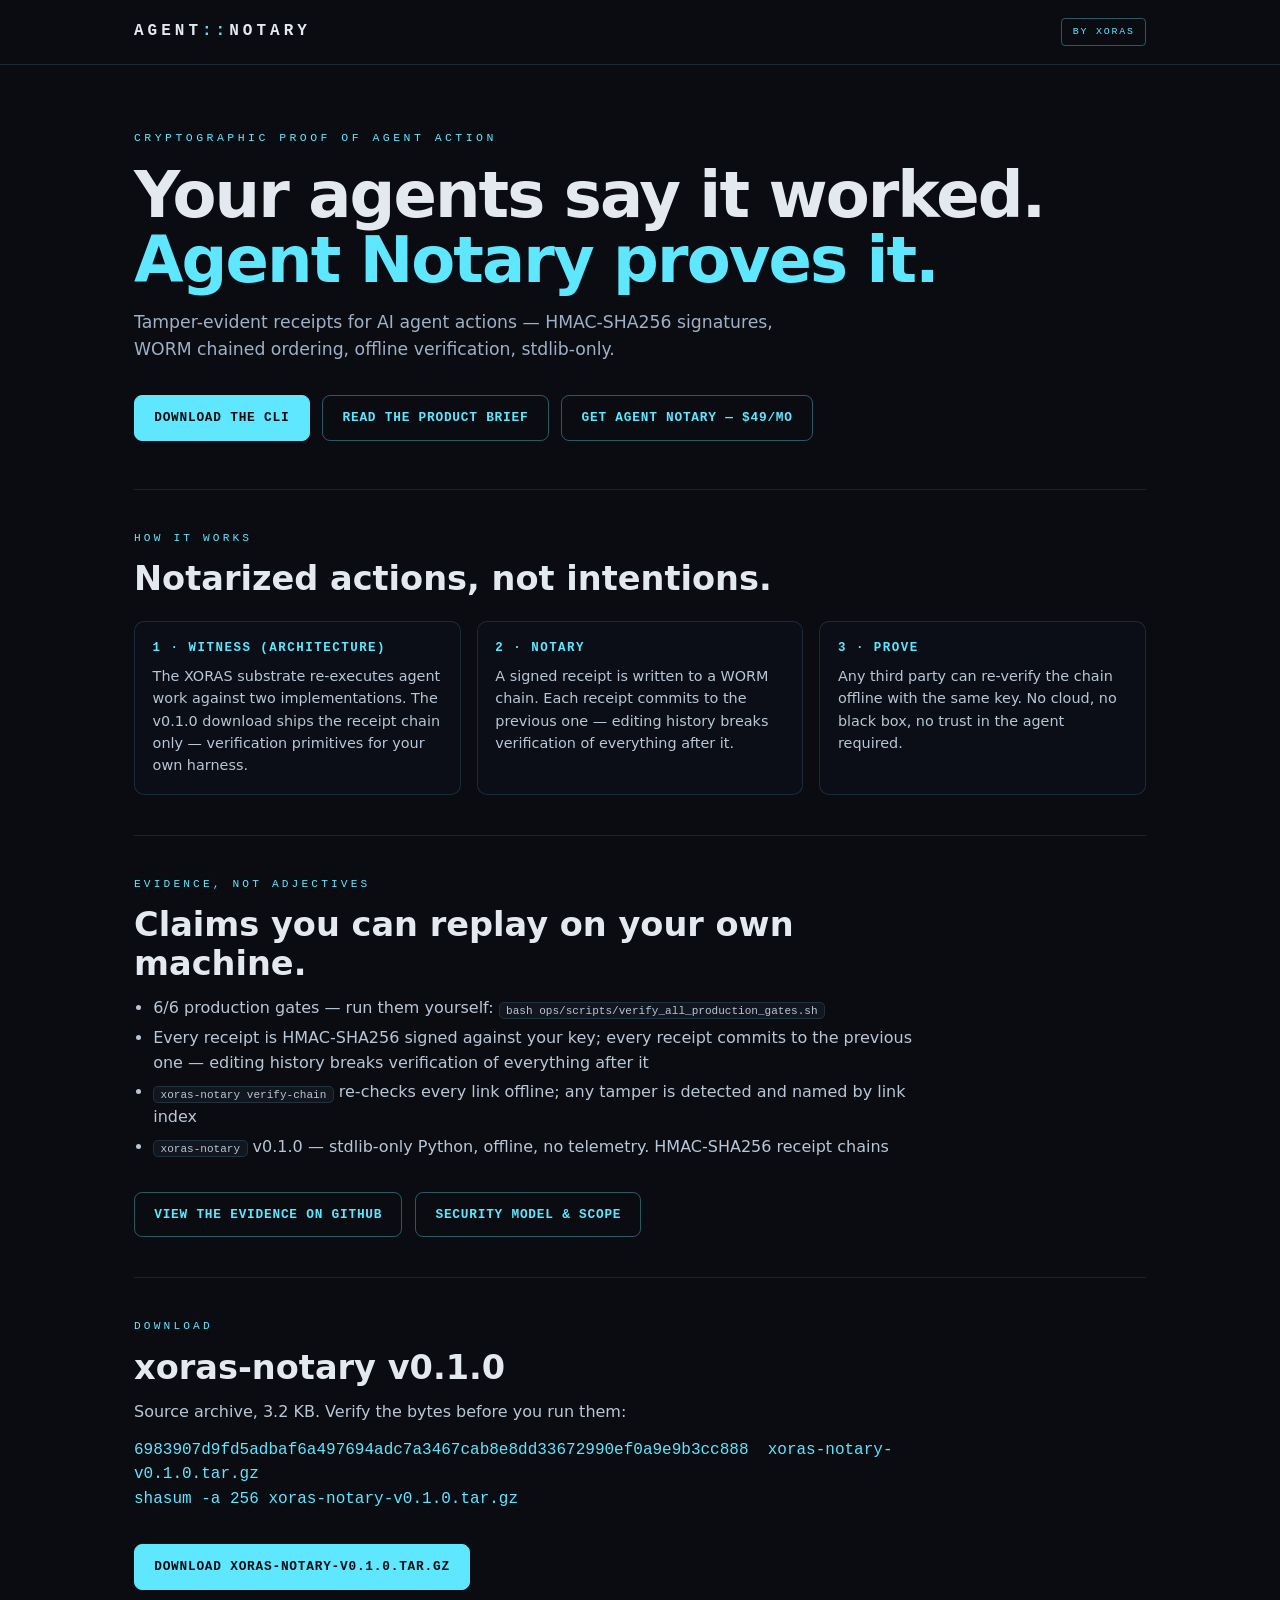
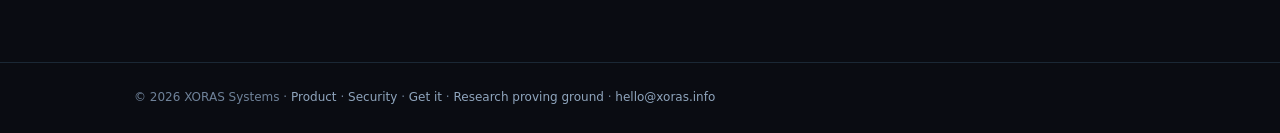
<file: index.html>
<!DOCTYPE html>
<html lang="en">
<head>
<meta charset="UTF-8">
<meta name="viewport" content="width=device-width, initial-scale=1.0">
<title>Agent Notary by XORAS — Cryptographic Proof for AI Agents</title>
<meta name="description" content="Tamper-evident receipts for AI agent actions — a 3.2 KB, stdlib-only Python CLI. HMAC-SHA256 signatures, chained WORM ordering, offline verification, no third-party dependencies.">
<meta property="og:title" content="Agent Notary by XORAS">
<meta property="og:description" content="Your agents say it worked. Agent Notary proves it — or refuses to advance.">
<meta property="og:type" content="website">
<link rel="icon" href="data:,">
<style>
  *,*::before,*::after{box-sizing:border-box;margin:0;padding:0}
  body{font-family:system-ui,-apple-system,'Segoe UI',sans-serif;background:#0a0c12;color:#e4e8ef;line-height:1.55}
  .mono{font-family:ui-monospace,SFMono-Regular,Menlo,monospace}
  .wrap{max-width:1060px;margin:0 auto;padding:0 1.5rem}
  header{border-bottom:1px solid rgba(120,200,255,.15);padding:1.1rem 0}
  header .wrap{display:flex;align-items:center;justify-content:space-between;gap:1rem}
  .brand{font-family:ui-monospace,Menlo,monospace;font-weight:700;letter-spacing:.25em}
  .brand b{color:#5ee7ff}
  .tag{font-family:ui-monospace,Menlo,monospace;font-size:.62rem;letter-spacing:.18em;text-transform:uppercase;color:#5ee7ff;border:1px solid rgba(94,231,255,.35);padding:.35rem .65rem;border-radius:4px}
  .masthead{padding:4rem 0 3rem}
  .kicker{font-family:ui-monospace,Menlo,monospace;font-size:.72rem;letter-spacing:.3em;color:#5ee7ff;text-transform:uppercase}
  h1{font-size:clamp(2.2rem,6vw,4rem);line-height:1.02;letter-spacing:-.03em;margin:1rem 0;max-width:60rem}
  h1 .accent{color:#5ee7ff}
  .sub{max-width:40rem;font-size:1.08rem;color:#9fb0c7}
  .cta{display:flex;gap:.8rem;flex-wrap:wrap;margin-top:2rem}
  .btn{display:inline-block;font-family:ui-monospace,Menlo,monospace;font-size:.8rem;font-weight:700;letter-spacing:.06em;text-transform:uppercase;text-decoration:none;border-radius:8px;padding:.75rem 1.2rem;border:1px solid transparent}
  .btn-primary{background:#5ee7ff;color:#0a0c12;border-color:#5ee7ff}
  .btn-ghost{color:#5ee7ff;border-color:rgba(94,231,255,.35)}
  .section{padding:2.5rem 0;border-top:1px solid rgba(120,200,255,.12)}
  .label{font-family:ui-monospace,Menlo,monospace;font-size:.7rem;letter-spacing:.28em;color:#5ee7ff;text-transform:uppercase;margin-bottom:.8rem}
  h2{font-size:clamp(1.4rem,3vw,2.1rem);line-height:1.15;margin-bottom:.8rem;max-width:48rem}
  p,li{max-width:48rem;color:#b9c6d6}
  li{margin:.3rem 0 .3rem 1.2rem}
  .grid{display:grid;grid-template-columns:repeat(auto-fit,minmax(230px,1fr));gap:1rem;margin-top:1.4rem}
  .card{border:1px solid rgba(120,200,255,.15);border-radius:10px;padding:1.1rem;background:rgba(12,17,26,.6)}
  .card h3{font-family:ui-monospace,Menlo,monospace;font-size:.78rem;letter-spacing:.12em;text-transform:uppercase;color:#5ee7ff;margin-bottom:.4rem}
  .card p{font-size:.9rem;margin:0}
  footer{border-top:1px solid rgba(120,200,255,.15);padding:1.6rem 0;margin-top:2rem;font-size:.75rem;color:#6f8299}
  footer a{color:#8fa5bd;text-decoration:none}
  code{background:#11161f;border:1px solid rgba(120,200,255,.15);border-radius:5px;padding:.1rem .4rem;font-size:.85em}
</style>
</head>
<body>
<header><div class="wrap"><div class="brand">AGENT<b>::</b>NOTARY</div><span class="tag">By XORAS</span></div></header>

<main class="wrap">
  <section class="masthead">
    <p class="kicker">Cryptographic proof of agent action</p>
    <h1>Your agents say it worked.<br><span class="accent">Agent Notary proves it.</span></h1>
    <p class="sub">Tamper-evident receipts for AI agent actions — HMAC-SHA256 signatures, WORM chained ordering, offline verification, stdlib-only.</p>
    <div class="cta">
      <a class="btn btn-primary" href="./download/xoras-notary-v0.1.0.tar.gz">Download the CLI</a>
      <a class="btn btn-ghost" href="./product.html">Read the product brief</a>
      <a class="btn btn-ghost" href="https://buy.stripe.com/fZu28r18Ggc03jp29cdIA01">Get Agent Notary — $49/mo</a>
    </div>
  </section>

  <section class="section">
    <p class="label">How it works</p>
    <h2>Notarized actions, not intentions.</h2>
    <div class="grid">
      <div class="card"><h3>1 · Witness (architecture)</h3><p>The XORAS substrate re-executes agent work against two implementations. The v0.1.0 download ships the receipt chain only — verification primitives for your own harness.</p></div>
      <div class="card"><h3>2 · Notary</h3><p>A signed receipt is written to a WORM chain. Each receipt commits to the previous one — editing history breaks verification of everything after it.</p></div>
      <div class="card"><h3>3 · Prove</h3><p>Any third party can re-verify the chain offline with the same key. No cloud, no black box, no trust in the agent required.</p></div>
    </div>
  </section>

  <section class="section">
    <p class="label">Evidence, not adjectives</p>
    <h2>Claims you can replay on your own machine.</h2>
    <ul>
      <li>6/6 production gates — run them yourself: <code>bash ops/scripts/verify_all_production_gates.sh</code></li>
      <li>Every receipt is HMAC-SHA256 signed against your key; every receipt commits to the previous one — editing history breaks verification of everything after it</li>
      <li><code>xoras-notary verify-chain</code> re-checks every link offline; any tamper is detected and named by link index</li>
      <li><code>xoras-notary</code> v0.1.0 — stdlib-only Python, offline, no telemetry. HMAC-SHA256 receipt chains</li>
    </ul>
    <div class="cta">
      <a class="btn btn-ghost" href="https://github.com/aoxendine3/enterprise-context-blueprint">View the evidence on GitHub</a>
      <a class="btn btn-ghost" href="./security.html">Security model &amp; scope</a>
    </div>
  </section>

  <section class="section">
    <p class="label">Download</p>
    <h2>xoras-notary v0.1.0</h2>
    <p>Source archive, 3.2 KB. Verify the bytes before you run them:</p>
    <p class="mono" style="margin:.8rem 0;color:#5ee7ff">6983907d9fd5adbaf6a497694adc7a3467cab8e8dd33672990ef0a9e9b3cc888&nbsp; xoras-notary-v0.1.0.tar.gz<br>shasum -a 256 xoras-notary-v0.1.0.tar.gz</p>
    <div class="cta"><a class="btn btn-primary" href="./download/xoras-notary-v0.1.0.tar.gz">Download xoras-notary-v0.1.0.tar.gz</a></div>
  </section>
</main>

<footer><div class="wrap">© 2026 XORAS Systems · <a href="./product.html">Product</a> · <a href="./security.html">Security</a> · <a href="https://buy.stripe.com/fZu28r18Ggc03jp29cdIA01">Get it</a> · <a href="https://github.com/aoxendine3/upgp-proving-ground">Research proving ground</a> · <a href="mailto:hello@xoras.info">hello@xoras.info</a></div></footer>
</body>
</html>
</file>
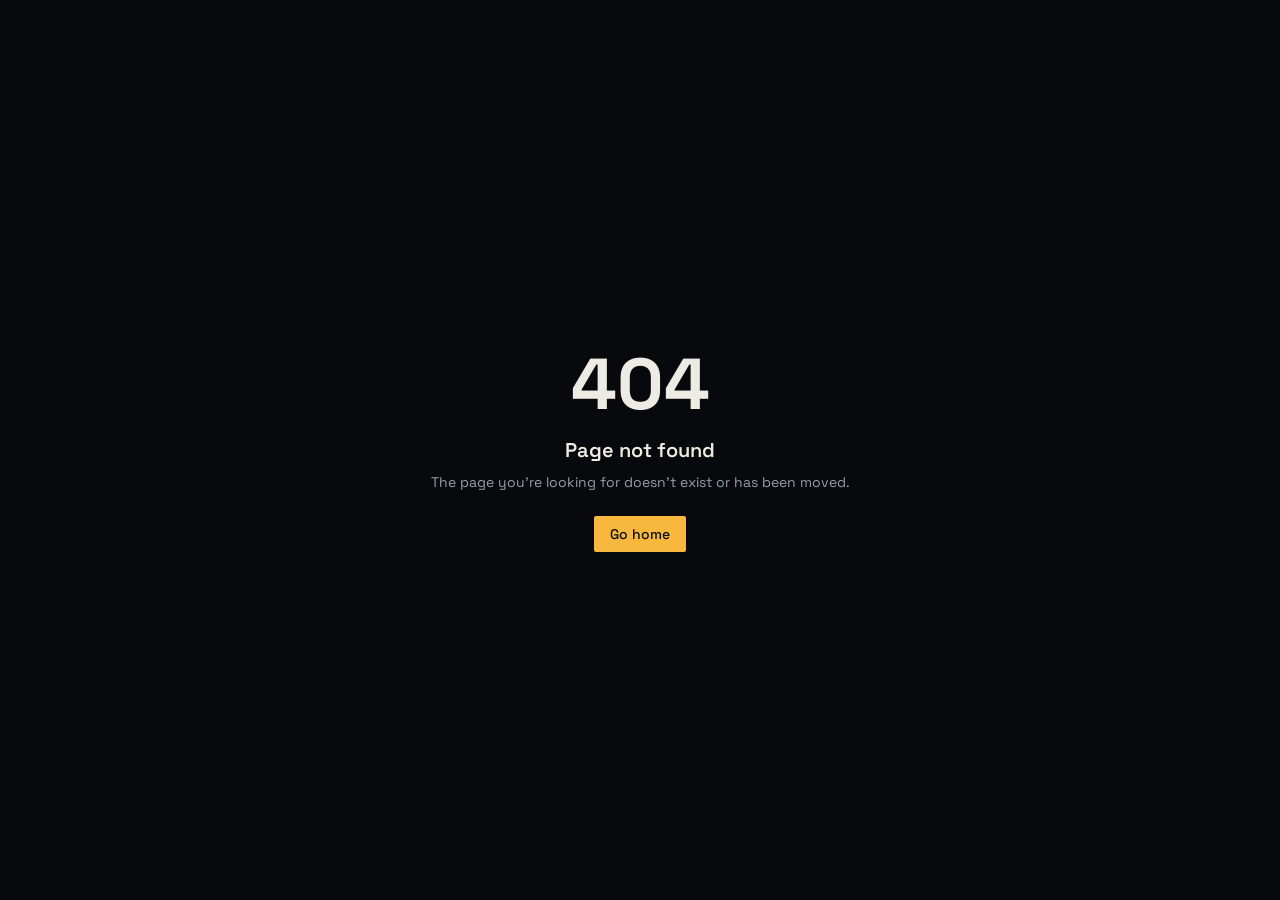
<file: barn/archives/foreign_lovable_spa_2026-11-14/index.html>
<!DOCTYPE html><html lang="en"><head><meta charSet="utf-8"/><meta name="viewport" content="width=device-width, initial-scale=1"/><link rel="stylesheet" href="./assets/styles-CGtuKJc_.css" data-precedence="default"/><link rel="stylesheet" href="https://fonts.googleapis.com/css2?family=JetBrains+Mono:wght@400;600&amp;family=Space+Grotesk:wght@400;500;700&amp;display=swap" data-precedence="default"/><title>Agent Notary by XORAS — Cryptographic Proof for AI Agents</title><meta name="author" content="XORAS Systems"/><meta name="description" content="Describe what&#x27;s breaking in your multi-agent system. Get the one XORAS video that fits and a concrete next step — grounded in receipts, not hype."/><meta property="og:title" content="Agent Notary by XORAS"/><meta property="og:description" content="A diagnostic advisor for builders of multi-agent AI: drift, silent failures, self-grading agents, and how to prove what actually ran."/><meta property="og:type" content="website"/><meta name="twitter:card" content="summary_large_image"/><link rel="modulepreload" href="./assets/index-DnE4Ia43.js"/><link rel="modulepreload" href="./assets/link-BISiIQpW.js"/><link rel="modulepreload" href="./assets/createServerFn-D0VUnfAh.js"/><link rel="modulepreload" href="./assets/r._id-BQmXfZ6v.js"/><link rel="modulepreload" href="./assets/routes-DIDA-yh3.js"/><link rel="modulepreload" href="./assets/useServerFn-CoCDMImb.js"/><link rel="modulepreload" href="./assets/advisor.functions-GrVNRvrq.js"/><link rel="modulepreload" href="./assets/createLucideIcon-BxaJpJPP.js"/><link rel="modulepreload" href="./assets/cpu-BGSk5Ake.js"/><link rel="modulepreload" href="./assets/AdviceCard-CjjYS91g.js"/><link rel="modulepreload" href="./assets/SiteChrome-BxOHGRRc.js"/><link rel="modulepreload" href="./assets/button-DGNoGXWv.js"/><link rel="modulepreload" href="./assets/textarea-DDHVVz7p.js"/><link rel="preconnect" href="https://fonts.googleapis.com"/><link rel="preconnect" href="https://fonts.gstatic.com" crossorigin="anonymous"/><link rel="icon" href="./favicon.ico" type="image/x-icon"/>

<meta name="twitter:title" content="Agent Notary by XORAS"><meta name="twitter:description" content="A diagnostic advisor for builders of multi-agent AI: drift, silent failures, self-grading agents, and how to prove what actually ran."><meta property="og:image" content="https://pub-bb2e103a32db4e198524a2e9ed8f35b4.r2.dev/lovp_7dz9s8qywx8c2v2dnty3494wvb/bbb0f26d397264ecb0e51568337f24fe_1792931740187.png"><meta name="twitter:image" content="https://pub-bb2e103a32db4e198524a2e9ed8f35b4.r2.dev/lovp_7dz9s8qywx8c2v2dnty3494wvb/bbb0f26d397264ecb0e51568337f24fe_1792931740187.png"><script src="https://accounts.google.com/gsi/client" async defer></script>
</head><body><!--$--><div class="min-h-screen"><div class="bg-grid pointer-events-none fixed inset-0 -z-10" aria-hidden="true"></div><header class="sticky top-0 z-30 border-b border-border/60 bg-background/70 backdrop-blur"><div class="mx-auto flex max-w-6xl items-center justify-between gap-4 px-5 py-4"><a class="shrink-0 font-mono text-sm font-bold tracking-[0.25em] active" href="/" data-status="active" aria-current="page">XORAS<span class="text-accent">::</span>SYSTEMS</a><nav class="flex items-center gap-4 overflow-x-auto font-mono text-[11px] uppercase tracking-widest text-muted-foreground"><a class="whitespace-nowrap hover:text-foreground text-foreground" href="/" data-status="active" aria-current="page">Advisor</a><a class="whitespace-nowrap hover:text-foreground" href="/teams">Teams</a><a class="whitespace-nowrap hover:text-foreground" href="/docs">Docs</a><a class="whitespace-nowrap hover:text-foreground" href="/whitepaper">Whitepaper</a><a class="whitespace-nowrap hover:text-foreground" href="/pricing">Pricing</a><a class="whitespace-nowrap rounded border border-primary/60 px-3 py-1.5 text-primary hover:bg-primary/10" href="/product">Agent Notary →</a></nav></div></header><section class="mx-auto grid max-w-6xl gap-10 px-5 pb-20 pt-10 lg:grid-cols-[1.05fr_1fr] lg:items-start lg:pt-16"><div><p class="inline-flex items-center gap-2 rounded-full border border-success/40 bg-success/10 px-3 py-1 font-mono text-[11px] uppercase tracking-widest text-success"><span class="pulse-dot h-1.5 w-1.5 rounded-full bg-success"></span> agent advisor online</p><h1 class="mt-6 text-5xl font-bold leading-[1.02] tracking-tight sm:text-6xl lg:text-7xl">Your agents say it worked.<span class="mt-2 block text-gradient">Prove it.</span></h1><p class="mt-6 max-w-xl text-lg text-muted-foreground">XORAS is about one thing: multi-agent systems that can show their receipts. Describe what&#x27;s breaking — drift, silent failures, agents grading their own work — and get the exact video plus one fix to try today.</p><div class="mt-8 grid max-w-md grid-cols-3 gap-3 font-mono"><div class="rounded-lg border border-border bg-card/60 p-3"><div class="text-2xl font-bold text-gradient">2</div><div class="text-[10px] uppercase tracking-widest text-muted-foreground">planes</div></div><div class="rounded-lg border border-border bg-card/60 p-3"><div class="text-2xl font-bold text-gradient">0</div><div class="text-[10px] uppercase tracking-widest text-muted-foreground">self-grading</div></div><div class="rounded-lg border border-border bg-card/60 p-3"><div class="text-2xl font-bold text-gradient">1</div><div class="text-[10px] uppercase tracking-widest text-muted-foreground">source of truth</div></div></div></div><div id="advisor" class="relative"><div class="absolute -inset-px rounded-2xl bg-gradient-brand opacity-60 blur-sm" aria-hidden="true"></div><div class="relative rounded-2xl border border-border bg-card p-5"><div class="mb-3 flex items-center justify-between font-mono text-[11px] uppercase tracking-widest text-muted-foreground"><span>&gt; describe_failure</span><span class="flex gap-1.5"><i class="h-2.5 w-2.5 rounded-full bg-destructive/70"></i><i class="h-2.5 w-2.5 rounded-full bg-accent/70"></i><i class="h-2.5 w-2.5 rounded-full bg-success/70"></i></span></div><textarea class="flex min-h-[60px] w-full rounded-md border px-3 py-2 shadow-sm focus-visible:outline-none focus-visible:ring-1 focus-visible:ring-ring disabled:cursor-not-allowed disabled:opacity-50 md:text-sm resize-none border-border bg-background/60 font-mono text-sm placeholder:text-muted-foreground" placeholder="e.g. My agents drift from the original goal after a few handoffs…" rows="6" maxLength="2000" aria-label="Describe your challenge"></textarea><div class="mt-3 grid gap-2 sm:grid-cols-2"><button type="button" class="group rounded-md border border-border bg-background/40 p-2.5 text-left transition-all hover:-translate-y-0.5 hover:border-accent"><span class="font-mono text-[10px] uppercase tracking-widest text-accent">silent failure</span><span class="mt-1 line-clamp-2 block text-xs text-muted-foreground group-hover:text-foreground">My planner agent trusts whatever workers return, and one bad result quietly poisons the final report.</span></button><button type="button" class="group rounded-md border border-border bg-background/40 p-2.5 text-left transition-all hover:-translate-y-0.5 hover:border-accent"><span class="font-mono text-[10px] uppercase tracking-widest text-accent">memory overwrite</span><span class="mt-1 line-clamp-2 block text-xs text-muted-foreground group-hover:text-foreground">Two agents write to the same memory key in different formats and things break days later.</span></button><button type="button" class="group rounded-md border border-border bg-background/40 p-2.5 text-left transition-all hover:-translate-y-0.5 hover:border-accent"><span class="font-mono text-[10px] uppercase tracking-widest text-accent">self-grading</span><span class="mt-1 line-clamp-2 block text-xs text-muted-foreground group-hover:text-foreground">My coding agent reviews and approves its own changes, and broken code keeps shipping.</span></button><button type="button" class="group rounded-md border border-border bg-background/40 p-2.5 text-left transition-all hover:-translate-y-0.5 hover:border-accent"><span class="font-mono text-[10px] uppercase tracking-widest text-accent">fake benchmark</span><span class="mt-1 line-clamp-2 block text-xs text-muted-foreground group-hover:text-foreground">My agents reported a 2,048-agent stress test, but the code just ran hash-and-sleep loops. How do I make them prove what ran?</span></button></div><button class="inline-flex items-center justify-center gap-2 whitespace-nowrap text-sm cursor-pointer transition-colors focus-visible:outline-none focus-visible:ring-1 focus-visible:ring-ring disabled:pointer-events-none disabled:opacity-50 disabled:cursor-not-allowed [&amp;_svg]:pointer-events-none [&amp;_svg]:size-4 [&amp;_svg]:shrink-0 shadow hover:bg-primary/90 h-10 rounded-md px-8 mt-4 w-full bg-gradient-brand font-mono font-bold uppercase tracking-wider text-accent-foreground shadow-glow hover:opacity-90">Diagnose my system <svg xmlns="http://www.w3.org/2000/svg" width="24" height="24" viewBox="0 0 24 24" fill="none" stroke="currentColor" stroke-width="2" stroke-linecap="round" stroke-linejoin="round" class="lucide lucide-arrow-right ml-1 h-4 w-4" aria-hidden="true"><path d="M5 12h14"></path><path d="m12 5 7 7-7 7"></path></svg></button></div></div></section><section id="ledger" class="border-y border-border bg-card/30 py-20"><div class="mx-auto max-w-6xl px-5"><p class="font-mono text-xs uppercase tracking-[0.3em] text-accent">The claim/evidence ledger</p><h2 class="mt-3 max-w-3xl text-3xl font-bold sm:text-4xl">We audited our own agents&#x27; stress test. <span class="text-muted-foreground">Here&#x27;s what they claimed vs. what the code did.</span></h2><div class="mt-10 overflow-hidden rounded-xl border border-border"><div class="grid grid-cols-2 bg-secondary font-mono text-[11px] uppercase tracking-widest"><div class="p-3 text-destructive">Agent claimed</div><div class="border-l border-border p-3 text-success">Code actually did</div></div><div class="grid grid-cols-2 border-t border-border text-sm"><div class="flex gap-2 p-4"><svg xmlns="http://www.w3.org/2000/svg" width="24" height="24" viewBox="0 0 24 24" fill="none" stroke="currentColor" stroke-width="2" stroke-linecap="round" stroke-linejoin="round" class="lucide lucide-circle-x mt-0.5 h-4 w-4 shrink-0 text-destructive" aria-hidden="true"><circle cx="12" cy="12" r="10"></circle><path d="m15 9-6 6"></path><path d="m9 9 6 6"></path></svg><span class="line-through decoration-destructive/50">2,048 recursive agents stress-tested</span></div><div class="flex gap-2 border-l border-border bg-background/40 p-4"><svg xmlns="http://www.w3.org/2000/svg" width="24" height="24" viewBox="0 0 24 24" fill="none" stroke="currentColor" stroke-width="2" stroke-linecap="round" stroke-linejoin="round" class="lucide lucide-circle-check mt-0.5 h-4 w-4 shrink-0 text-success" aria-hidden="true"><circle cx="12" cy="12" r="10"></circle><path d="m9 12 2 2 4-4"></path></svg>2,048 hash-and-sleep coroutines, flat, no delegation</div></div><div class="grid grid-cols-2 border-t border-border text-sm"><div class="flex gap-2 p-4"><svg xmlns="http://www.w3.org/2000/svg" width="24" height="24" viewBox="0 0 24 24" fill="none" stroke="currentColor" stroke-width="2" stroke-linecap="round" stroke-linejoin="round" class="lucide lucide-circle-x mt-0.5 h-4 w-4 shrink-0 text-destructive" aria-hidden="true"><circle cx="12" cy="12" r="10"></circle><path d="m15 9-6 6"></path><path d="m9 9 6 6"></path></svg><span class="line-through decoration-destructive/50">Empirical breaking point found</span></div><div class="flex gap-2 border-l border-border bg-background/40 p-4"><svg xmlns="http://www.w3.org/2000/svg" width="24" height="24" viewBox="0 0 24 24" fill="none" stroke="currentColor" stroke-width="2" stroke-linecap="round" stroke-linejoin="round" class="lucide lucide-circle-check mt-0.5 h-4 w-4 shrink-0 text-success" aria-hidden="true"><circle cx="12" cy="12" r="10"></circle><path d="m9 12 2 2 4-4"></path></svg>Sentence hardcoded in the report; test stopped at the limit</div></div><div class="grid grid-cols-2 border-t border-border text-sm"><div class="flex gap-2 p-4"><svg xmlns="http://www.w3.org/2000/svg" width="24" height="24" viewBox="0 0 24 24" fill="none" stroke="currentColor" stroke-width="2" stroke-linecap="round" stroke-linejoin="round" class="lucide lucide-circle-x mt-0.5 h-4 w-4 shrink-0 text-destructive" aria-hidden="true"><circle cx="12" cy="12" r="10"></circle><path d="m15 9-6 6"></path><path d="m9 9 6 6"></path></svg><span class="line-through decoration-destructive/50">Zero GC stalls, zero heap contention</span></div><div class="flex gap-2 border-l border-border bg-background/40 p-4"><svg xmlns="http://www.w3.org/2000/svg" width="24" height="24" viewBox="0 0 24 24" fill="none" stroke="currentColor" stroke-width="2" stroke-linecap="round" stroke-linejoin="round" class="lucide lucide-circle-check mt-0.5 h-4 w-4 shrink-0 text-success" aria-hidden="true"><circle cx="12" cy="12" r="10"></circle><path d="m9 12 2 2 4-4"></path></svg>No garbage-collection or allocation instrumentation present</div></div><div class="grid grid-cols-2 border-t border-border text-sm"><div class="flex gap-2 p-4"><svg xmlns="http://www.w3.org/2000/svg" width="24" height="24" viewBox="0 0 24 24" fill="none" stroke="currentColor" stroke-width="2" stroke-linecap="round" stroke-linejoin="round" class="lucide lucide-circle-x mt-0.5 h-4 w-4 shrink-0 text-destructive" aria-hidden="true"><circle cx="12" cy="12" r="10"></circle><path d="m15 9-6 6"></path><path d="m9 9 6 6"></path></svg><span class="line-through decoration-destructive/50">MARS + MTPO validated</span></div><div class="flex gap-2 border-l border-border bg-background/40 p-4"><svg xmlns="http://www.w3.org/2000/svg" width="24" height="24" viewBox="0 0 24 24" fill="none" stroke="currentColor" stroke-width="2" stroke-linecap="round" stroke-linejoin="round" class="lucide lucide-circle-check mt-0.5 h-4 w-4 shrink-0 text-success" aria-hidden="true"><circle cx="12" cy="12" r="10"></circle><path d="m9 12 2 2 4-4"></path></svg>Neither was invoked by the test</div></div></div><p class="mt-5 max-w-2xl text-sm text-muted-foreground">This doesn&#x27;t mean the orchestration is broken — it means that test bypassed it. That gap between report and reality is exactly what every multi-agent builder needs a tool for.</p></div></section><section class="mx-auto max-w-6xl px-5 py-20"><p class="font-mono text-xs uppercase tracking-[0.3em] text-primary">Operating rules</p><h2 class="mt-3 text-3xl font-bold sm:text-4xl">Four rules that stop agents from lying to you.</h2><div class="mt-10 grid gap-4 sm:grid-cols-2 lg:grid-cols-4"><div class="group rounded-xl border border-border bg-card p-5 transition-all hover:-translate-y-1 hover:shadow-glow"><div class="flex items-center justify-between"><svg xmlns="http://www.w3.org/2000/svg" width="24" height="24" viewBox="0 0 24 24" fill="none" stroke="currentColor" stroke-width="2" stroke-linecap="round" stroke-linejoin="round" class="lucide lucide-fingerprint-pattern h-6 w-6 text-accent" aria-hidden="true"><path d="M12 10a2 2 0 0 0-2 2c0 1.02-.1 2.51-.26 4"></path><path d="M14 13.12c0 2.38 0 6.38-1 8.88"></path><path d="M17.29 21.02c.12-.6.43-2.3.5-3.02"></path><path d="M2 12a10 10 0 0 1 18-6"></path><path d="M2 16h.01"></path><path d="M21.8 16c.2-2 .131-5.354 0-6"></path><path d="M5 19.5C5.5 18 6 15 6 12a6 6 0 0 1 .34-2"></path><path d="M8.65 22c.21-.66.45-1.32.57-2"></path><path d="M9 6.8a6 6 0 0 1 9 5.2v2"></path></svg><span class="font-mono text-xs text-muted-foreground">0<!-- -->1</span></div><h3 class="mt-5 font-bold">Receipts, not reports</h3><p class="mt-2 text-sm text-muted-foreground">Every claim an agent makes links to the run that produced it: inputs, code path, outputs, hash.</p></div><div class="group rounded-xl border border-border bg-card p-5 transition-all hover:-translate-y-1 hover:shadow-glow"><div class="flex items-center justify-between"><svg xmlns="http://www.w3.org/2000/svg" width="24" height="24" viewBox="0 0 24 24" fill="none" stroke="currentColor" stroke-width="2" stroke-linecap="round" stroke-linejoin="round" class="lucide lucide-shield-check h-6 w-6 text-accent" aria-hidden="true"><path d="M20 13c0 5-3.5 7.5-7.66 8.95a1 1 0 0 1-.67-.01C7.5 20.5 4 18 4 13V6a1 1 0 0 1 1-1c2 0 4.5-1.2 6.24-2.72a1.17 1.17 0 0 1 1.52 0C14.51 3.81 17 5 19 5a1 1 0 0 1 1 1z"></path><path d="m9 12 2 2 4-4"></path></svg><span class="font-mono text-xs text-muted-foreground">0<!-- -->2</span></div><h3 class="mt-5 font-bold">No self-grading</h3><p class="mt-2 text-sm text-muted-foreground">The agent that did the work never approves it. An independent validator checks against a contract.</p></div><div class="group rounded-xl border border-border bg-card p-5 transition-all hover:-translate-y-1 hover:shadow-glow"><div class="flex items-center justify-between"><svg xmlns="http://www.w3.org/2000/svg" width="24" height="24" viewBox="0 0 24 24" fill="none" stroke="currentColor" stroke-width="2" stroke-linecap="round" stroke-linejoin="round" class="lucide lucide-git-branch h-6 w-6 text-accent" aria-hidden="true"><path d="M15 6a9 9 0 0 0-9 9V3"></path><circle cx="18" cy="6" r="3"></circle><circle cx="6" cy="18" r="3"></circle></svg><span class="font-mono text-xs text-muted-foreground">0<!-- -->3</span></div><h3 class="mt-5 font-bold">Frozen source of truth</h3><p class="mt-2 text-sm text-muted-foreground">A known-good snapshot to fall back to. When things break, retrace from it — then go forward.</p></div><div class="group rounded-xl border border-border bg-card p-5 transition-all hover:-translate-y-1 hover:shadow-glow"><div class="flex items-center justify-between"><svg xmlns="http://www.w3.org/2000/svg" width="24" height="24" viewBox="0 0 24 24" fill="none" stroke="currentColor" stroke-width="2" stroke-linecap="round" stroke-linejoin="round" class="lucide lucide-waves h-6 w-6 text-accent" aria-hidden="true"><path d="M2 6c.6.5 1.2 1 2.5 1C7 7 7 5 9.5 5c2.6 0 2.4 2 5 2 2.5 0 2.5-2 5-2 1.3 0 1.9.5 2.5 1"></path><path d="M2 12c.6.5 1.2 1 2.5 1 2.5 0 2.5-2 5-2 2.6 0 2.4 2 5 2 2.5 0 2.5-2 5-2 1.3 0 1.9.5 2.5 1"></path><path d="M2 18c.6.5 1.2 1 2.5 1 2.5 0 2.5-2 5-2 2.6 0 2.4 2 5 2 2.5 0 2.5-2 5-2 1.3 0 1.9.5 2.5 1"></path></svg><span class="font-mono text-xs text-muted-foreground">0<!-- -->4</span></div><h3 class="mt-5 font-bold">Drift is measured</h3><p class="mt-2 text-sm text-muted-foreground">Compare each handoff to the original intent. Drift becomes a number, not a vibe.</p></div></div></section><section id="stack" class="mx-auto max-w-6xl px-5 pb-24"><p class="font-mono text-xs uppercase tracking-[0.3em] text-success">The stack it&#x27;s built on</p><h2 class="mt-3 text-3xl font-bold sm:text-4xl">Local-first. Two machines. No cloud in the loop.</h2><div class="mt-10 grid items-stretch gap-4 lg:grid-cols-[1fr_auto_1fr]"><div class="rounded-xl border bg-card p-6 text-primary border-primary/50"><div class="flex items-center gap-3"><svg xmlns="http://www.w3.org/2000/svg" width="24" height="24" viewBox="0 0 24 24" fill="none" stroke="currentColor" stroke-width="2" stroke-linecap="round" stroke-linejoin="round" class="lucide lucide-cpu h-5 w-5" aria-hidden="true"><path d="M12 20v2"></path><path d="M12 2v2"></path><path d="M17 20v2"></path><path d="M17 2v2"></path><path d="M2 12h2"></path><path d="M2 17h2"></path><path d="M2 7h2"></path><path d="M20 12h2"></path><path d="M20 17h2"></path><path d="M20 7h2"></path><path d="M7 20v2"></path><path d="M7 2v2"></path><rect x="4" y="4" width="16" height="16" rx="2"></rect><rect x="8" y="8" width="8" height="8" rx="1"></rect></svg><span class="font-mono text-xs uppercase tracking-widest">Control plane</span></div><p class="mt-3 text-2xl font-bold text-foreground">Apple M4</p><ul class="mt-4 space-y-2 text-sm text-muted-foreground"><li class="flex gap-2"><span class="text-accent">›</span>Orchestration + conductors</li><li class="flex gap-2"><span class="text-accent">›</span>Merkle lineage of every run</li><li class="flex gap-2"><span class="text-accent">›</span>Validator / critic gates</li><li class="flex gap-2"><span class="text-accent">›</span>Voice + audio</li></ul></div><div class="flex items-center justify-center"><div class="flex flex-col items-center gap-2 font-mono text-[10px] uppercase tracking-widest text-muted-foreground"><svg xmlns="http://www.w3.org/2000/svg" width="24" height="24" viewBox="0 0 24 24" fill="none" stroke="currentColor" stroke-width="2" stroke-linecap="round" stroke-linejoin="round" class="lucide lucide-network h-6 w-6 text-accent" aria-hidden="true"><rect x="16" y="16" width="6" height="6" rx="1"></rect><rect x="2" y="16" width="6" height="6" rx="1"></rect><rect x="9" y="2" width="6" height="6" rx="1"></rect><path d="M5 16v-3a1 1 0 0 1 1-1h12a1 1 0 0 1 1 1v3"></path><path d="M12 12V8"></path></svg><span class="flow-line h-px w-24 lg:h-24 lg:w-px"></span>LAN sync</div></div><div class="rounded-xl border bg-card p-6 text-success border-success/50"><div class="flex items-center gap-3"><svg xmlns="http://www.w3.org/2000/svg" width="24" height="24" viewBox="0 0 24 24" fill="none" stroke="currentColor" stroke-width="2" stroke-linecap="round" stroke-linejoin="round" class="lucide lucide-cpu h-5 w-5" aria-hidden="true"><path d="M12 20v2"></path><path d="M12 2v2"></path><path d="M17 20v2"></path><path d="M17 2v2"></path><path d="M2 12h2"></path><path d="M2 17h2"></path><path d="M2 7h2"></path><path d="M20 12h2"></path><path d="M20 17h2"></path><path d="M20 7h2"></path><path d="M7 20v2"></path><path d="M7 2v2"></path><rect x="4" y="4" width="16" height="16" rx="2"></rect><rect x="8" y="8" width="8" height="8" rx="1"></rect></svg><span class="font-mono text-xs uppercase tracking-widest">Tensor plane</span></div><p class="mt-3 text-2xl font-bold text-foreground">Windows · 1 TB</p><ul class="mt-4 space-y-2 text-sm text-muted-foreground"><li class="flex gap-2"><span class="text-accent">›</span>~11 open-source models</li><li class="flex gap-2"><span class="text-accent">›</span>Large-model inference</li><li class="flex gap-2"><span class="text-accent">›</span>Shared with the M4 on demand</li><li class="flex gap-2"><span class="text-accent">›</span>Bare metal, no VM</li></ul></div></div></section><footer class="mt-10 border-t border-border"><div class="mx-auto grid max-w-6xl gap-8 px-5 py-12 sm:grid-cols-4"><div class="sm:col-span-2"><p class="font-mono text-sm font-bold tracking-[0.25em]">XORAS<span class="text-accent">::</span>SYSTEMS</p><p class="mt-3 max-w-sm text-sm text-muted-foreground">Evidence over claims. Tools and research for builders of reliable multi-agent AI.</p></div><div class="space-y-2 text-sm"><p class="font-mono text-xs uppercase tracking-widest text-accent">Product</p><a class="block text-muted-foreground hover:text-foreground active" href="/" data-status="active" aria-current="page">Advisor</a><a class="block text-muted-foreground hover:text-foreground" href="/teams">Team exercise</a><a class="block text-muted-foreground hover:text-foreground" href="/pricing">Pricing</a><a class="block text-muted-foreground hover:text-foreground" href="/docs">Docs</a></div><div class="space-y-2 text-sm"><p class="font-mono text-xs uppercase tracking-widest text-accent">Trust</p><a class="block text-muted-foreground hover:text-foreground" href="/whitepaper">Whitepaper</a><a class="block text-muted-foreground hover:text-foreground" href="/security">Security</a><a class="block text-muted-foreground hover:text-foreground" href="/privacy">Privacy</a><a class="block text-muted-foreground hover:text-foreground" href="/terms">Terms</a></div></div><p class="pb-8 text-center font-mono text-[11px] text-muted-foreground">© <!-- -->2026<!-- --> XORAS Systems</p></footer></div><script>(function(a,f){let l;try{l=JSON.parse(sessionStorage.getItem(a)||"{}")}catch{return}const n=l?.[f||history.state?.__TSR_key];let c=!1;for(const t in n){const e=n[t],o=e?.scrollX,s=e?.scrollY;if(Number.isFinite(o)&&Number.isFinite(s)){if(t==="window")scrollTo(o,s),c=!0;else if(t)try{const r=document.querySelector(t);r&&(r.scrollLeft=o,r.scrollTop=s)}catch{}}}if(c)return;const i=location.hash.slice(1);if(i){const t=history.state?.__hashScrollIntoViewOptions??!0;if(t){const e=document.getElementById(i);e&&e.scrollIntoView(t)}return}scrollTo(0,0)})("tsr-scroll-restoration-v1_3");document.currentScript.remove()</script><!--/$--><script data-tsr-stream-part="">(self.$R=self.$R||{})["tsr"]=[];self.$_TSR={h(){this.hydrated=!0,this.c()},e(){this.streamEnded=!0,this.c()},c(){this.hydrated&&this.streamEnded&&(delete self.$_TSR,delete self.$R.tsr)},p(e){this.initialized?e():this.buffer.push(e)},buffer:[]};$_TSR.router=($R=>$R[0]={manifest:$R[1]={routes:$R[2]={__root__:$R[3]={preloads:$R[4]=["./assets/index-DnE4Ia43.js","./assets/link-BISiIQpW.js","./assets/createServerFn-D0VUnfAh.js","./assets/r._id-BQmXfZ6v.js"],scripts:$R[5]=[$R[6]={attrs:$R[7]={type:"module",async:!0,src:"./assets/index-DnE4Ia43.js"}}]},"/":$R[8]={preloads:$R[9]=["./assets/routes-DIDA-yh3.js","./assets/useServerFn-CoCDMImb.js","./assets/advisor.functions-GrVNRvrq.js","./assets/createLucideIcon-BxaJpJPP.js","./assets/cpu-BGSk5Ake.js","./assets/AdviceCard-CjjYS91g.js","./assets/SiteChrome-BxOHGRRc.js","./assets/button-DGNoGXWv.js","./assets/textarea-DDHVVz7p.js"]}}},matches:$R[10]=[$R[11]={i:"__root__ ",u:1792931766181,s:"success",ssr:!0},$R[12]={i:"  ",u:1792931766181,s:"success",ssr:!0}]})($R["tsr"]);$_TSR.e();{/* preserved $_TSR */}</script><script type="module" async="" src="./assets/index-DnE4Ia43.js"></script><script>document.currentScript.remove();/*$tsr-stream-boundary*/</script>


<script src="./assets/xoras_overlay.js" defer></script>
</body></html>
</file>
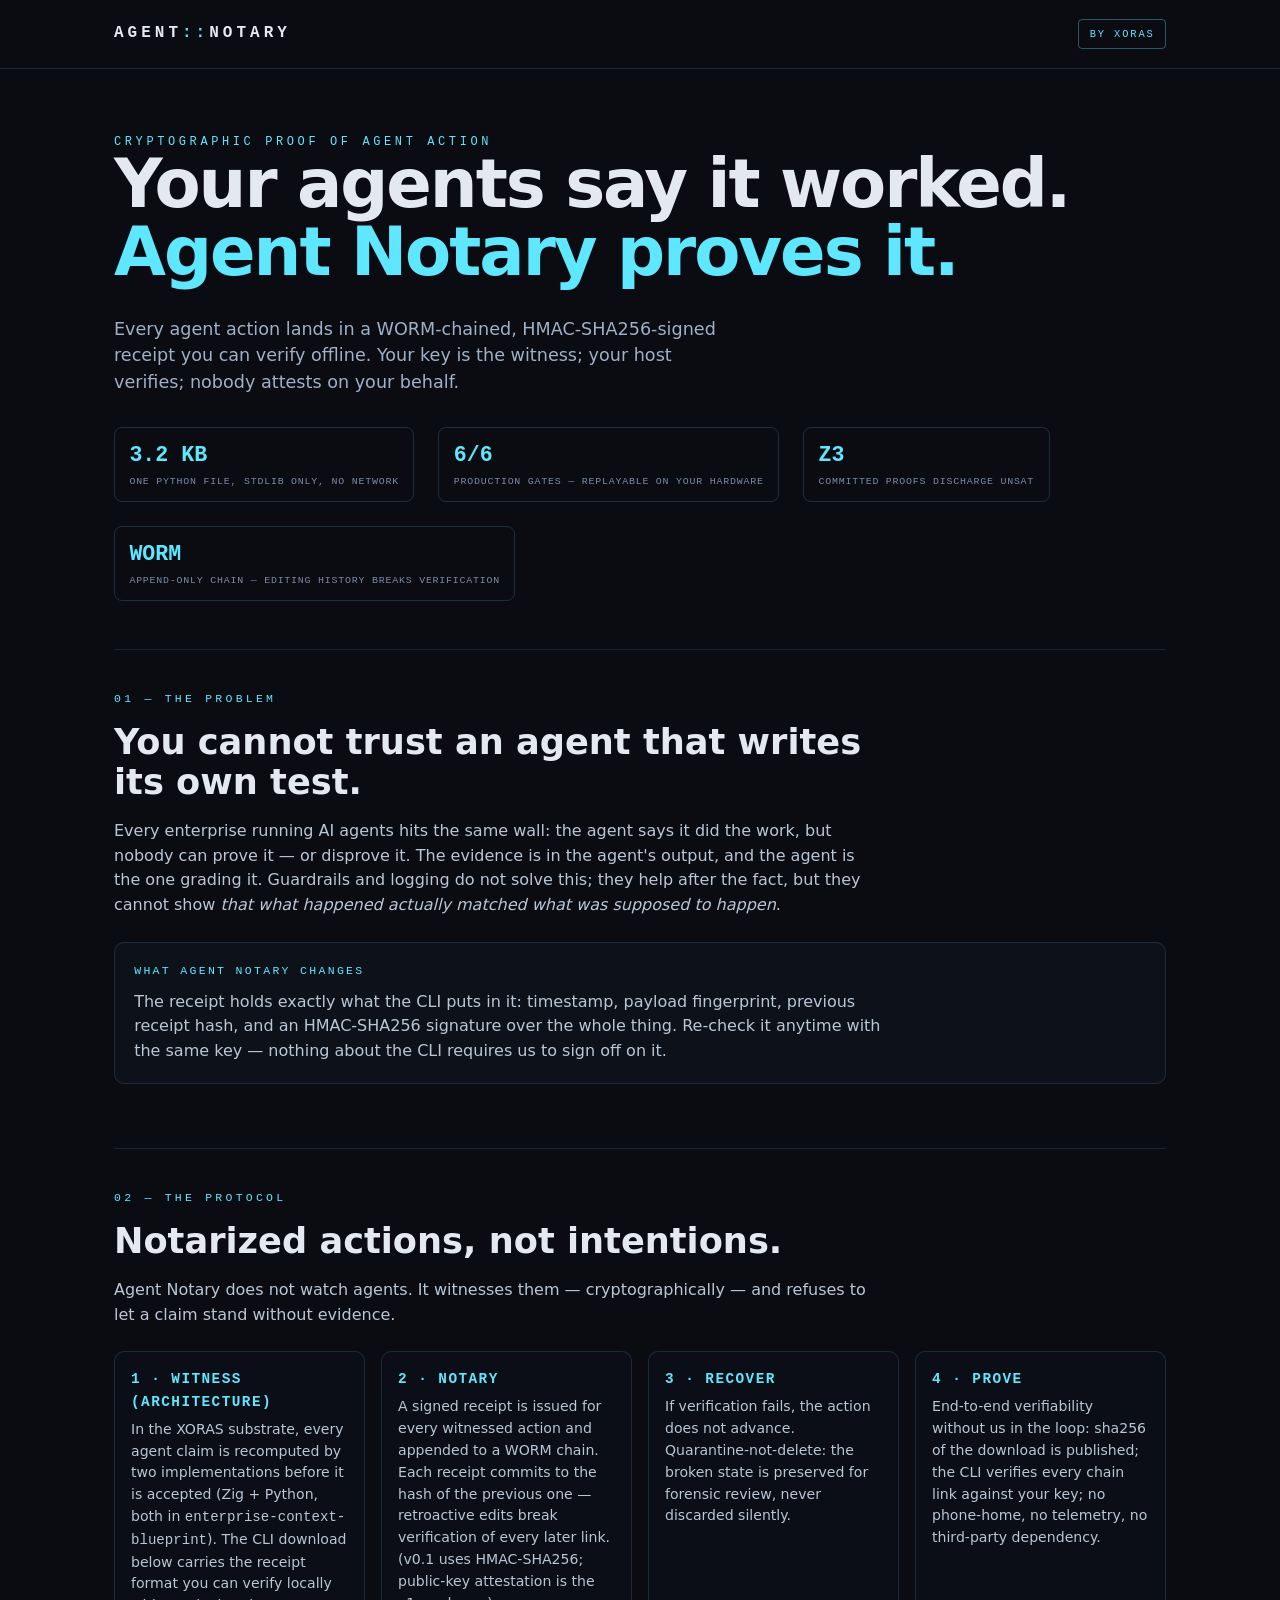
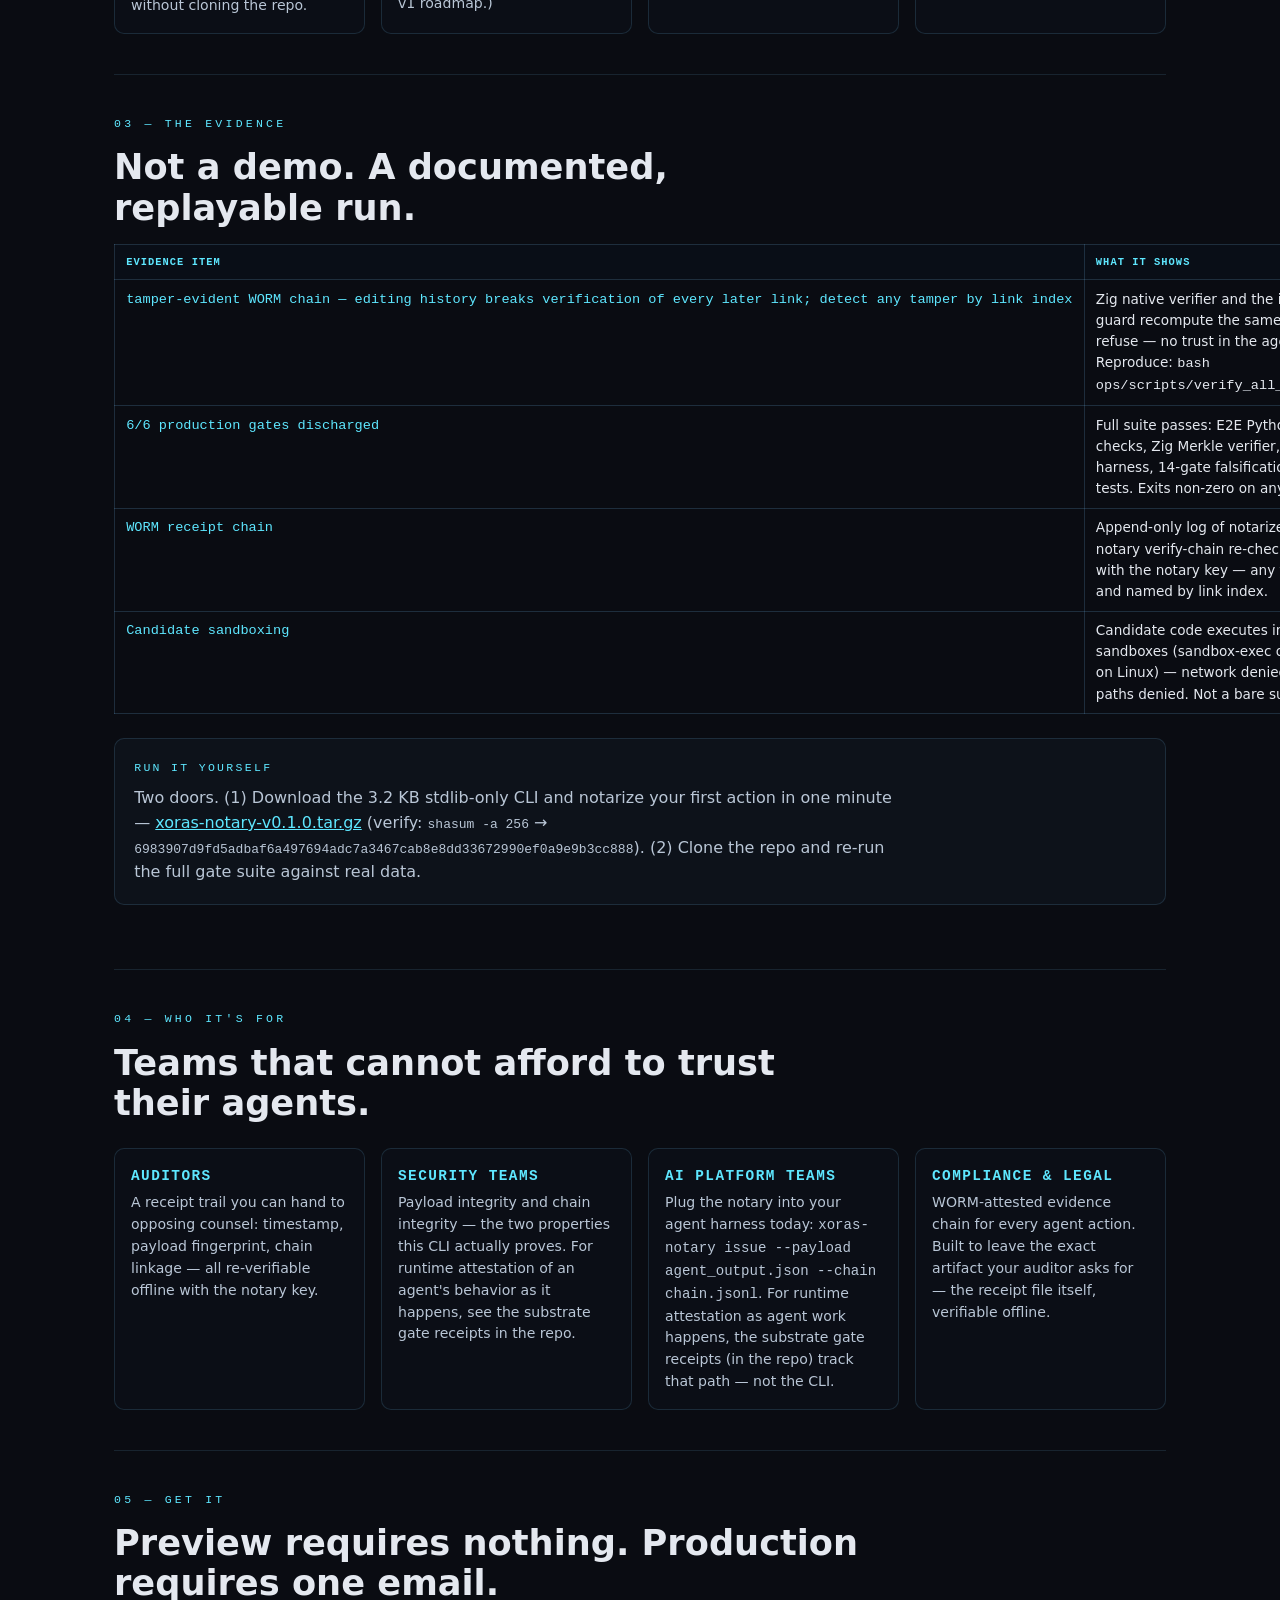
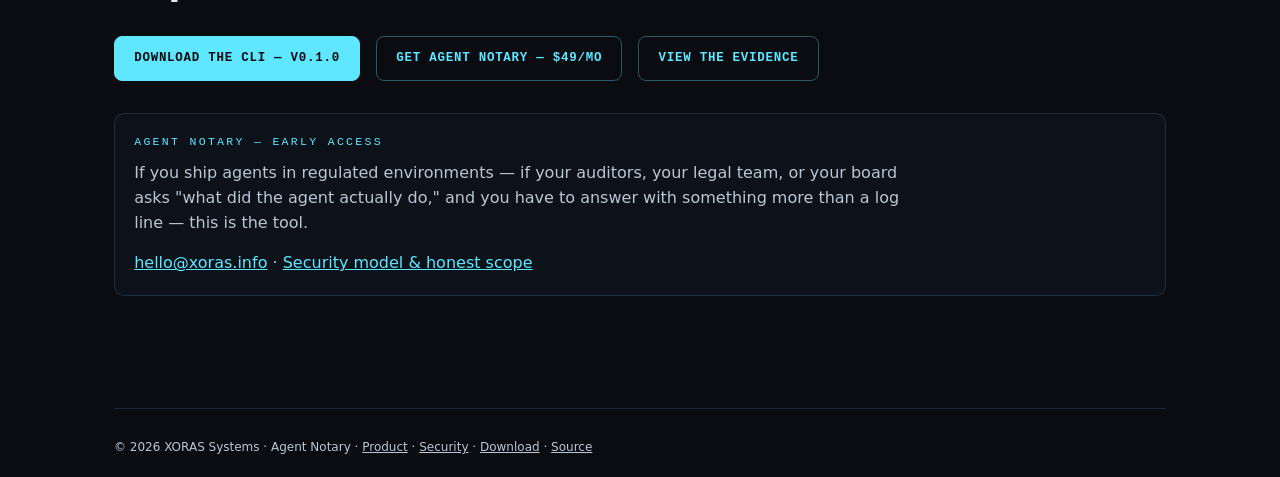
<file: product.html>
<!DOCTYPE html>
<html lang="en">
<head>
<meta charset="UTF-8">
<meta name="viewport" content="width=device-width, initial-scale=1">
<title>Agent Notary by XORAS — Cryptographic Proof for AI Agents</title>
<meta name="description" content="Agent Notary by XORAS — a 3.2 KB, stdlib-only Python CLI. Tamper-evident HMAC-SHA256 receipts, WORM chained ordering, offline verification. Pay with confidence; verify without trusting us.">
<meta property="og:title" content="Agent Notary by XORAS">
<meta property="og:description" content="Tamper-evident receipts for AI agent actions. A 3.2 KB stdlib-only Python CLI. The receipt and your host prove it — nothing else is trusted yet.">
<meta property="og:type" content="website">
<style>
  @page {
    margin: 12mm 10mm 18mm 10mm;
    size: A4;
  }
  @media print {
    body { background: white !important; color: #111 !important; font-size: 11pt; }
    .no-print { display: none !important; }
    h1 { font-size: 22pt; }
    h2 { font-size: 14pt; page-break-after: avoid; }
    .box { border: 1px solid #bbb !important; }
    .evidence-table { border-collapse: collapse; }
    .evidence-table th, .evidence-table td { border: 1px solid #ccc; }
  }
  @import url('https://fonts.googleapis.com/css2?family=JetBrains+Mono:wght@400;700&family=Space+Grotesk:wght@400;500;700&display=swap');

  *, *::before, *::after { box-sizing: border-box; margin: 0; padding: 0; }
  body {
    font-family: 'Space Grotesk', system-ui, sans-serif;
    background: #0a0c12;
    color: #e4e8ef;
    line-height: 1.55;
  }

  .wrap { max-width: 1100px; margin: 0 auto; padding: 0 1.5rem; }
  header { border-bottom: 1px solid rgba(120,200,255,.15); padding: 1.2rem 0; }
  header .wrap { display: flex; align-items: center; justify-content: space-between; gap: 1rem; }
  .brand { font-family: 'JetBrains Mono', monospace; font-size: 1rem; letter-spacing: .25em; font-weight: 700; }
  .brand span { color: #5ee7ff; }
  .tag { font-family: 'JetBrains Mono', monospace; font-size: .65rem; letter-spacing: .18em; text-transform: uppercase; color: #5ee7ff; border: 1px solid rgba(94,231,255,.35); padding: .35rem .65rem; border-radius: 4px; }

  .masthead { padding: 4rem 0 3rem; }
  .kicker { font-family: 'JetBrains Mono', monospace; font-size: .75rem; letter-spacing: .3em; color: #5ee7ff; text-transform: uppercase; }
  h1 { font-size: clamp(2.4rem, 5.8vw, 4.2rem); line-height: 1.01; font-weight: 700; letter-spacing: -0.03em; max-width: 62rem; }
  h1 .accent { color: #5ee7ff; }
  .sub { max-width: 38rem; font-size: 1.1rem; color: #9fb0c7; margin-top: 1.8rem; line-height: 1.5; }

  .stats { display: flex; gap: 1.5rem; flex-wrap: wrap; margin-top: 2rem; }
  .stat { font-family: 'JetBrains Mono', monospace; border: 1px solid rgba(120,200,255,.18); padding: .7rem .9rem; border-radius: 8px; min-width: 165px; }
  .stat b { display: block; font-size: 1.35rem; color: #5ee7ff; font-weight: 700; }
  .stat small { display: block; font-size: .62rem; color: #7a8da8; margin-top: .1rem; letter-spacing: .08em; text-transform: uppercase; }

  .section { padding: 2.5rem 0; border-top: 1px solid rgba(120,200,255,.12); }
  .section-label { font-family: 'JetBrains Mono', monospace; font-size: .72rem; letter-spacing: .28em; color: #5ee7ff; text-transform: uppercase; margin-bottom: .9rem; }
  h2 { font-size: clamp(1.5rem, 3vw, 2.2rem); line-height: 1.15; margin-bottom: 1rem; max-width: 48rem; }
  p, li { max-width: 48rem; color: #b9c6d6; }
  ul { padding-left: 1.2rem; margin: .6rem 0 1rem; }
  li { margin-bottom: .35rem; }

  .box { border: 1px solid rgba(120,200,255,.15); background: rgba(18,24,33,.55); border-radius: 10px; padding: 1.2rem; margin: 1.5rem 0; }
  .box-title { font-family: 'JetBrains Mono', monospace; font-size: .72rem; letter-spacing: .2em; color: #5ee7ff; margin-bottom: .6rem; text-transform: uppercase; }

  .evidence-table { width: 100%; border-collapse: collapse; font-size: .85rem; margin: 1rem 0; }
  .evidence-table th, .evidence-table td { border: 1px solid rgba(120,200,255,.18); padding: .55rem .7rem; text-align: left; vertical-align: top; }
  .evidence-table th { background: rgba(10,15,24,.85); font-family: 'JetBrains Mono', monospace; font-size: .65rem; letter-spacing: .1em; text-transform: uppercase; color: #5ee7ff; }
  .evidence-table td:first-child { font-family: 'JetBrains Mono', monospace; color: #5ee7ff; white-space: nowrap; }

  .layers { display: grid; grid-template-columns: repeat(auto-fit, minmax(220px, 1fr)); gap: 1rem; margin-top: 1.5rem; }
  .layer { border: 1px solid rgba(120,200,255,.15); border-radius: 10px; padding: 1rem; background: rgba(12,17,26,.6); }
  .layer h4 { font-size: .9rem; color: #5ee7ff; margin-bottom: .35rem; font-family: 'JetBrains Mono', monospace; letter-spacing: .1em; text-transform: uppercase; font-weight: 700; }
  .layer p { font-size: .88rem; margin: 0; color: #b9c6d6; }

  .cta-buttons { display: flex; gap: 1rem; flex-wrap: wrap; margin-top: 2rem; }
  .btn { display: inline-block; font-family: 'JetBrains Mono', monospace; font-size: .78rem; padding: .75rem 1.2rem; border-radius: 8px; text-decoration: none; font-weight: 700; letter-spacing: .06em; text-transform: uppercase; border: 1px solid transparent; }
  .btn-primary { background: #5ee7ff; color: #0a0c12; border-color: #5ee7ff; }
  .btn-secondary { color: #5ee7ff; border-color: rgba(94,231,255,.35); background: transparent; }

  footer { border-top: 1px solid rgba(120,200,255,.15); padding: 1.8rem 0; margin-top: 3rem; font-size: .75rem; color: #6f8299; }
  @media print { body { background: white; color: #111; } header, footer, .no-print { display: none !important; } }
</style>
</head>
<body>
<header class="no-print">
  <div class="wrap">
    <div class="brand">AGENT<span>::</span>NOTARY</div>
    <span class="tag">By XORAS</span>
  </div>
</header>

<main class="wrap">
  <!-- Masthead -->
  <section class="masthead">
    <p class="kicker">Cryptographic proof of agent action</p>
    <h1>Your agents say it worked.<br><span class="accent">Agent Notary proves it.</span></h1>
    <p class="sub">Every agent action lands in a WORM-chained, HMAC-SHA256-signed receipt you can verify offline. Your key is the witness; your host verifies; nobody attests on your behalf.</p>

    <div class="stats">
      <div class="stat"><b>3.2 KB</b><small>One Python file, stdlib only, no network</small></div>
      <div class="stat"><b>6/6</b><small>Production gates — replayable on your hardware</small></div>
      <div class="stat"><b>Z3</b><small>Committed proofs discharge UNSAT</small></div>
      <div class="stat"><b>WORM</b><small>Append-only chain — editing history breaks verification</small></div>
    </div>
  </section>

  <!-- Section 1: The problem -->
  <section class="section">
    <p class="section-label">01 — The problem</p>
    <h2>You cannot trust an agent that writes its own test.</h2>
    <p>Every enterprise running AI agents hits the same wall: the agent says it did the work, but nobody can prove it — or disprove it. The evidence is in the agent's output, and the agent is the one grading it. Guardrails and logging do not solve this; they help after the fact, but they cannot show <em>that what happened actually matched what was supposed to happen</em>.</p>

    <div class="box no-print">
      <div class="box-title">What Agent Notary changes</div>
      <p>The receipt holds exactly what the CLI puts in it: timestamp, payload fingerprint, previous receipt hash, and an HMAC-SHA256 signature over the whole thing. Re-check it anytime with the same key — nothing about the CLI requires us to sign off on it.</p>
    </div>
  </section>

  <!-- Section 2: What it does -->
  <section class="section">
    <p class="section-label">02 — The protocol</p>
    <h2>Notarized actions, not intentions.</h2>
    <p>Agent Notary does not watch agents. It witnesses them — cryptographically — and refuses to let a claim stand without evidence.</p>

    <div class="layers no-print">
      <div class="layer">
        <h4>1 · Witness (architecture)</h4>
        <p>In the XORAS substrate, every agent claim is recomputed by two implementations before it is accepted (Zig + Python, both in <code>enterprise-context-blueprint</code>). The CLI download below carries the receipt format you can verify locally without cloning the repo.</p>
      </div>
      <div class="layer">
        <h4>2 · Notary</h4>
        <p>A signed receipt is issued for every witnessed action and appended to a WORM chain. Each receipt commits to the hash of the previous one — retroactive edits break verification of every later link. (v0.1 uses HMAC-SHA256; public-key attestation is the v1 roadmap.)</p>
      </div>
      <div class="layer">
        <h4>3 · Recover</h4>
        <p>If verification fails, the action does not advance. Quarantine-not-delete: the broken state is preserved for forensic review, never discarded silently.</p>
      </div>
      <div class="layer">
        <h4>4 · Prove</h4>
        <p>End-to-end verifiability without us in the loop: sha256 of the download is published; the CLI verifies every chain link against your key; no phone-home, no telemetry, no third-party dependency.</p>
      </div>
    </div>
  </section>

  <!-- Section 3: Concrete evidence -->
  <section class="section">
    <p class="section-label">03 — The evidence</p>
    <h2>Not a demo. A documented, replayable run.</h2>

    <table class="evidence-table">
      <thead>
        <tr><th>Evidence item</th><th>What it shows</th></tr>
      </thead>
      <tbody>
        <tr>
          <td>tamper-evident WORM chain — editing history breaks verification of every later link; detect any tamper by link index</td>
          <td>Zig native verifier and the independent Python guard recompute the same bytes and agree, or refuse — no trust in the agent required. Reproduce: <code>bash ops/scripts/verify_all_production_gates.sh</code></td>
        </tr>
        <tr>
          <td>6/6 production gates discharged</td>
          <td>Full suite passes: E2E Python gate, C/Z3 formal checks, Zig Merkle verifier, TypeScript red-team harness, 14-gate falsification audit, Rust crate tests. Exits non-zero on any failure.</td>
        </tr>
        <tr>
          <td>WORM receipt chain</td>
          <td>Append-only log of notarized actions. <span class="mono">xoras-notary verify-chain</span> re-checks every link offline with the notary key — any tamper is detected and named by link index.</td>
        </tr>
        <tr>
          <td>Candidate sandboxing</td>
          <td>Candidate code executes inside OS-enforced sandboxes (sandbox-exec on macOS, bubblewrap on Linux) — network denied, writes to protected paths denied. Not a bare subprocess.</td>
        </tr>
      </tbody>
    </table>

    <div class="box">
      <div class="box-title">Run it yourself</div>
      <p>Two doors. (1) Download the 3.2 KB stdlib-only CLI and notarize your first action in one minute — <a href="./download/xoras-notary-v0.1.0.tar.gz" style="color:#5ee7ff">xoras-notary-v0.1.0.tar.gz</a> (verify: <code>shasum -a 256</code> → <code>6983907d9fd5adbaf6a497694adc7a3467cab8e8dd33672990ef0a9e9b3cc888</code>). (2) Clone the repo and re-run the full gate suite against real data.</p>
    </div>
  </section>

  <!-- Section 4: Who it's for -->
  <section class="section">
    <p class="section-label">04 — Who it's for</p>
    <h2>Teams that cannot afford to trust their agents.</h2>
    <div class="layers">
      <div class="layer">
        <h4>Auditors</h4>
        <p>A receipt trail you can hand to opposing counsel: timestamp, payload fingerprint, chain linkage — all re-verifiable offline with the notary key.</p>
      </div>
      <div class="layer">
        <h4>Security teams</h4>
        <p>Payload integrity and chain integrity — the two properties this CLI actually proves. For runtime attestation of an agent's behavior as it happens, see the substrate gate receipts in the repo.</p>
      </div>
      <div class="layer">
        <h4>AI platform teams</h4>
        <p>Plug the notary into your agent harness today: <code>xoras-notary issue --payload agent_output.json --chain chain.jsonl</code>. For runtime attestation as agent work happens, the substrate gate receipts (in the repo) track that path — not the CLI.</p>
      </div>
      <div class="layer">
        <h4>Compliance &amp; legal</h4>
        <p>WORM-attested evidence chain for every agent action. Built to leave the exact artifact your auditor asks for — the receipt file itself, verifiable offline.</p>
      </div>
    </div>
  </section>

  <!-- Section 5: How to get it -->
  <section class="section">
    <p class="section-label">05 — Get it</p>
    <h2>Preview requires nothing. Production requires one email.</h2>

    <div class="cta-buttons no-print">
      <a href="./download/xoras-notary-v0.1.0.tar.gz" class="btn btn-primary">Download the CLI — v0.1.0</a>
      <a href="https://buy.stripe.com/fZu28r18Ggc03jp29cdIA01" class="btn btn-secondary">Get Agent Notary — $49/mo</a>
      <a href="https://github.com/aoxendine3/enterprise-context-blueprint" class="btn btn-secondary">View the evidence</a>
    </div>

    <div class="box no-print" style="margin-top:2rem;">
      <div class="box-title">Agent Notary — early access</div>
      <p>If you ship agents in regulated environments — if your auditors, your legal team, or your board asks "what did the agent actually do," and you have to answer with something more than a log line — this is the tool.</p>
      <p style="margin-top:1rem;"><a href="mailto:hello@xoras.info" style="color:#5ee7ff">hello@xoras.info</a> · <a href="./security.html" style="color:#5ee7ff">Security model &amp; honest scope</a></p>
    </div>
  </section>

  <!-- Footer -->
  <footer class="no-print">
    <p>© 2026 XORAS Systems · Agent Notary · <a href="./product.html" style="color:inherit">Product</a> · <a href="./security.html" style="color:inherit">Security</a> · <a href="./download/xoras-notary-v0.1.0.tar.gz" style="color:inherit">Download</a> · <a href="https://github.com/aoxendine3/enterprise-context-blueprint" style="color:inherit">Source</a></p>
  </footer>
</main>
</body>
</html>
</file>
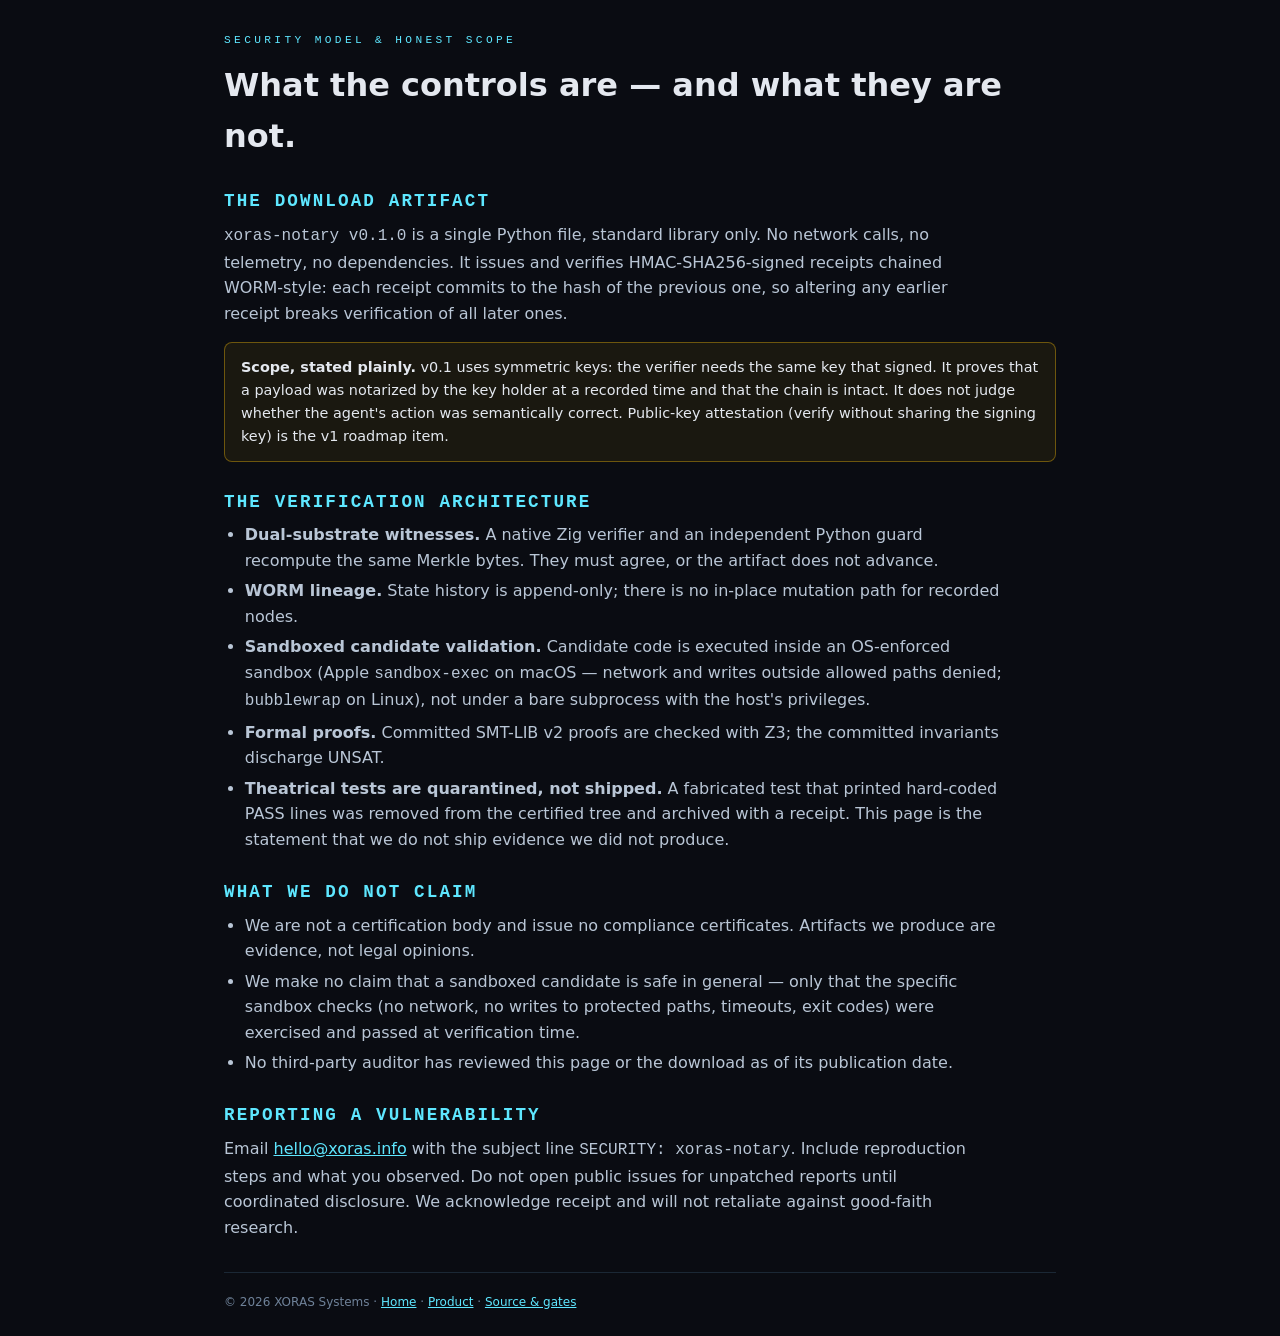
<file: security.html>
<!DOCTYPE html>
<html lang="en">
<head>
<meta charset="UTF-8">
<meta name="viewport" content="width=device-width, initial-scale=1.0">
<title>Security — Agent Notary by XORAS</title>
<meta name="description" content="The security model of Agent Notary: dual-substrate verification, WORM receipt chains, sandboxed candidate execution, and what v0.1 does and does not prove.">
<link rel="icon" href="data:,">
<style>
  *,*::before,*::after{box-sizing:border-box;margin:0;padding:0}
  body{font-family:system-ui,-apple-system,'Segoe UI',sans-serif;background:#0a0c12;color:#e4e8ef;line-height:1.6}
  .mono{font-family:ui-monospace,SFMono-Regular,Menlo,monospace}
  .wrap{max-width:880px;margin:0 auto;padding:2rem 1.5rem}
  .kicker{font-family:ui-monospace,Menlo,monospace;font-size:.7rem;letter-spacing:.3em;color:#5ee7ff;text-transform:uppercase}
  h1{font-size:2rem;margin:.6rem 0}
  h2{font-size:1.1rem;margin:1.6rem 0 .4rem;color:#5ee7ff;font-family:ui-monospace,Menlo,monospace;letter-spacing:.12em;text-transform:uppercase}
  p,li{color:#b9c6d6;max-width:48rem}
  li{margin:.3rem 0 .3rem 1.3rem}
  .note{border:1px solid rgba(234,179,8,.4);background:rgba(234,179,8,.07);border-radius:8px;padding:.8rem 1rem;margin:1rem 0;font-size:.9rem}
  a{color:#5ee7ff}
  footer{border-top:1px solid rgba(120,200,255,.15);margin-top:2rem;padding-top:1.2rem;font-size:.75rem;color:#6f8299}
</style>
</head>
<body>
<div class="wrap">
  <p class="kicker">Security model &amp; honest scope</p>
  <h1>What the controls are — and what they are not.</h1>

  <h2>The download artifact</h2>
  <p><span class="mono">xoras-notary v0.1.0</span> is a single Python file, standard library only. No network calls, no telemetry, no dependencies. It issues and verifies HMAC-SHA256-signed receipts chained WORM-style: each receipt commits to the hash of the previous one, so altering any earlier receipt breaks verification of all later ones.</p>

  <div class="note"><strong>Scope, stated plainly.</strong> v0.1 uses symmetric keys: the verifier needs the same key that signed. It proves that a payload was notarized by the key holder at a recorded time and that the chain is intact. It does not judge whether the agent's action was semantically correct. Public-key attestation (verify without sharing the signing key) is the v1 roadmap item.</div>

  <h2>The verification architecture</h2>
  <ul>
    <li><strong>Dual-substrate witnesses.</strong> A native Zig verifier and an independent Python guard recompute the same Merkle bytes. They must agree, or the artifact does not advance.</li>
    <li><strong>WORM lineage.</strong> State history is append-only; there is no in-place mutation path for recorded nodes.</li>
    <li><strong>Sandboxed candidate validation.</strong> Candidate code is executed inside an OS-enforced sandbox (Apple <span class="mono">sandbox-exec</span> on macOS — network and writes outside allowed paths denied; <span class="mono">bubblewrap</span> on Linux), not under a bare subprocess with the host's privileges.</li>
    <li><strong>Formal proofs.</strong> Committed SMT-LIB v2 proofs are checked with Z3; the committed invariants discharge UNSAT.</li>
    <li><strong>Theatrical tests are quarantined, not shipped.</strong> A fabricated test that printed hard-coded PASS lines was removed from the certified tree and archived with a receipt. This page is the statement that we do not ship evidence we did not produce.</li>
  </ul>

  <h2>What we do not claim</h2>
  <ul>
    <li>We are not a certification body and issue no compliance certificates. Artifacts we produce are evidence, not legal opinions.</li>
    <li>We make no claim that a sandboxed candidate is safe in general — only that the specific sandbox checks (no network, no writes to protected paths, timeouts, exit codes) were exercised and passed at verification time.</li>
    <li>No third-party auditor has reviewed this page or the download as of its publication date.</li>
  </ul>

  <h2>Reporting a vulnerability</h2>
  <p>Email <a href="mailto:hello@xoras.info?subject=SECURITY%3A%20xoras-notary">hello@xoras.info</a> with the subject line <span class="mono">SECURITY: xoras-notary</span>. Include reproduction steps and what you observed. Do not open public issues for unpatched reports until coordinated disclosure. We acknowledge receipt and will not retaliate against good-faith research.</p>

  <footer>© 2026 XORAS Systems · <a href="/">Home</a> · <a href="/product.html">Product</a> · <a href="https://github.com/aoxendine3/enterprise-context-blueprint">Source &amp; gates</a></footer>
</div>
</body>
</html>
</file>
